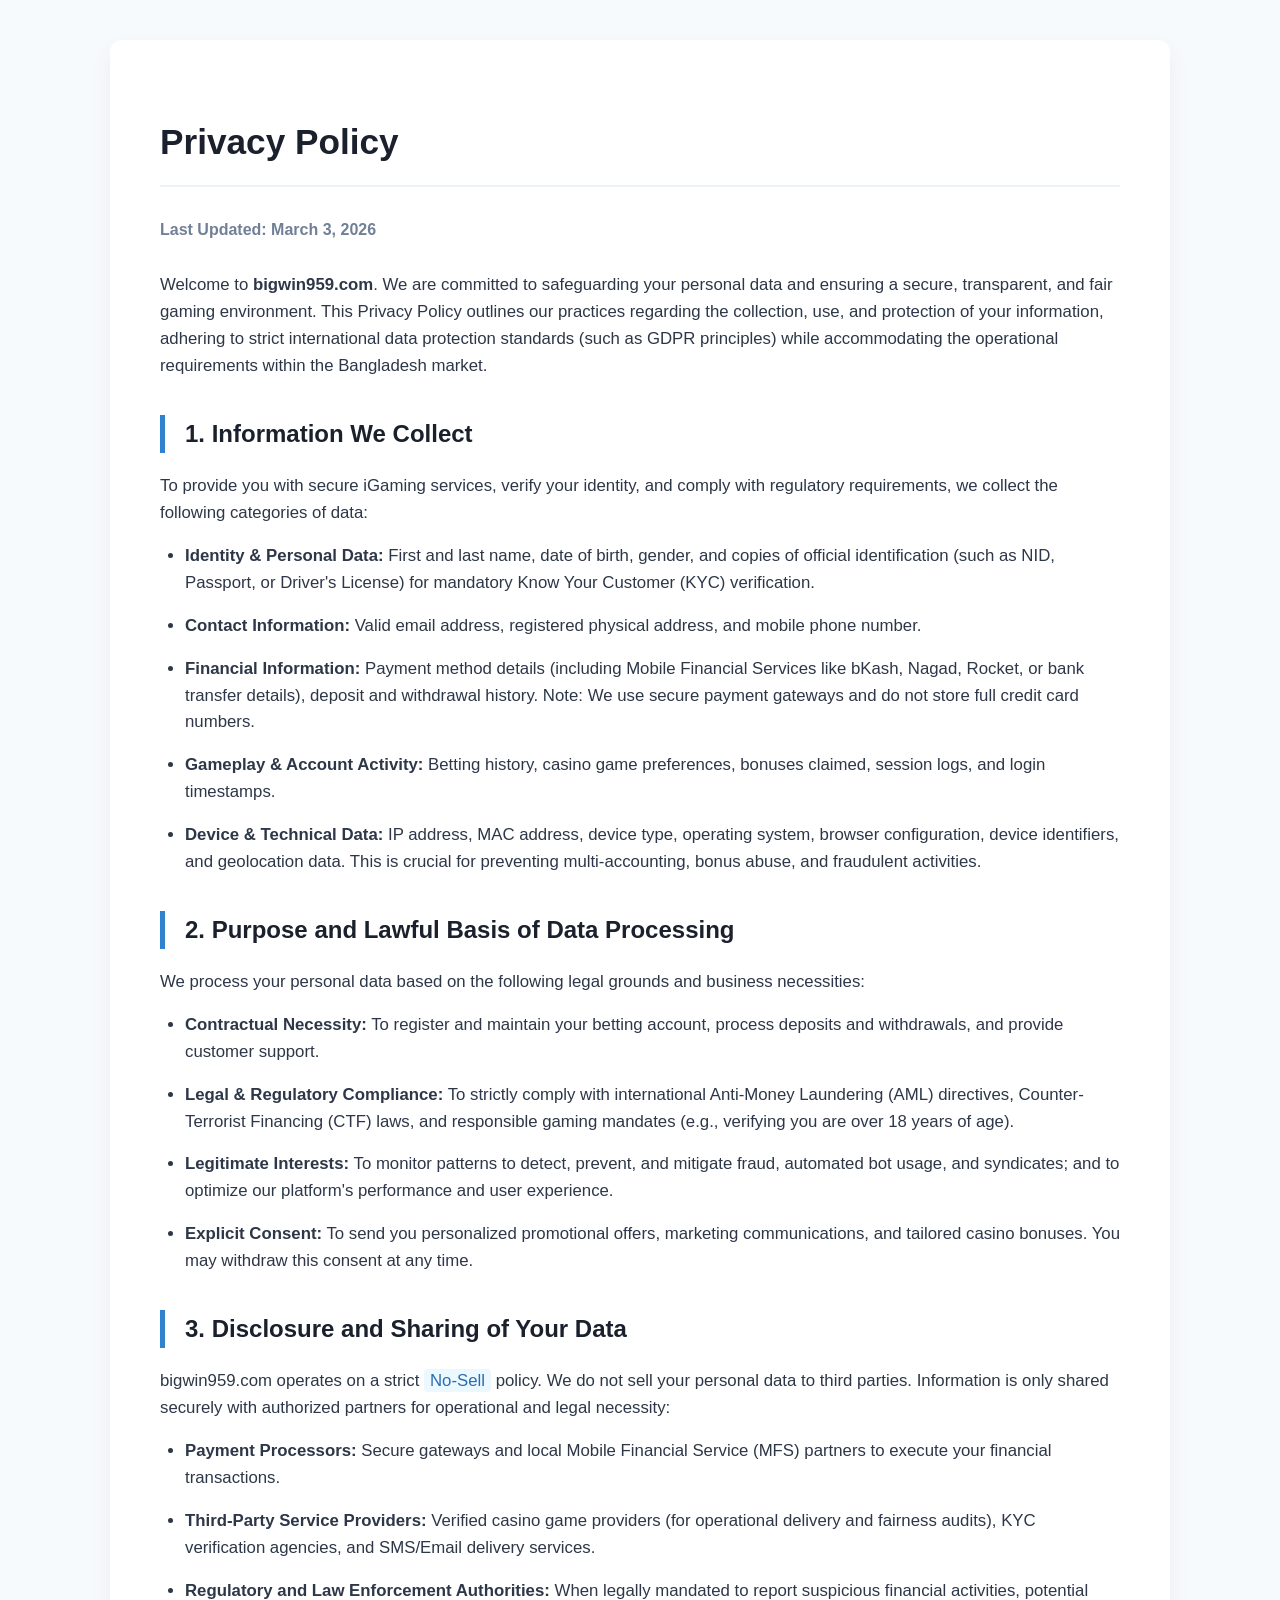
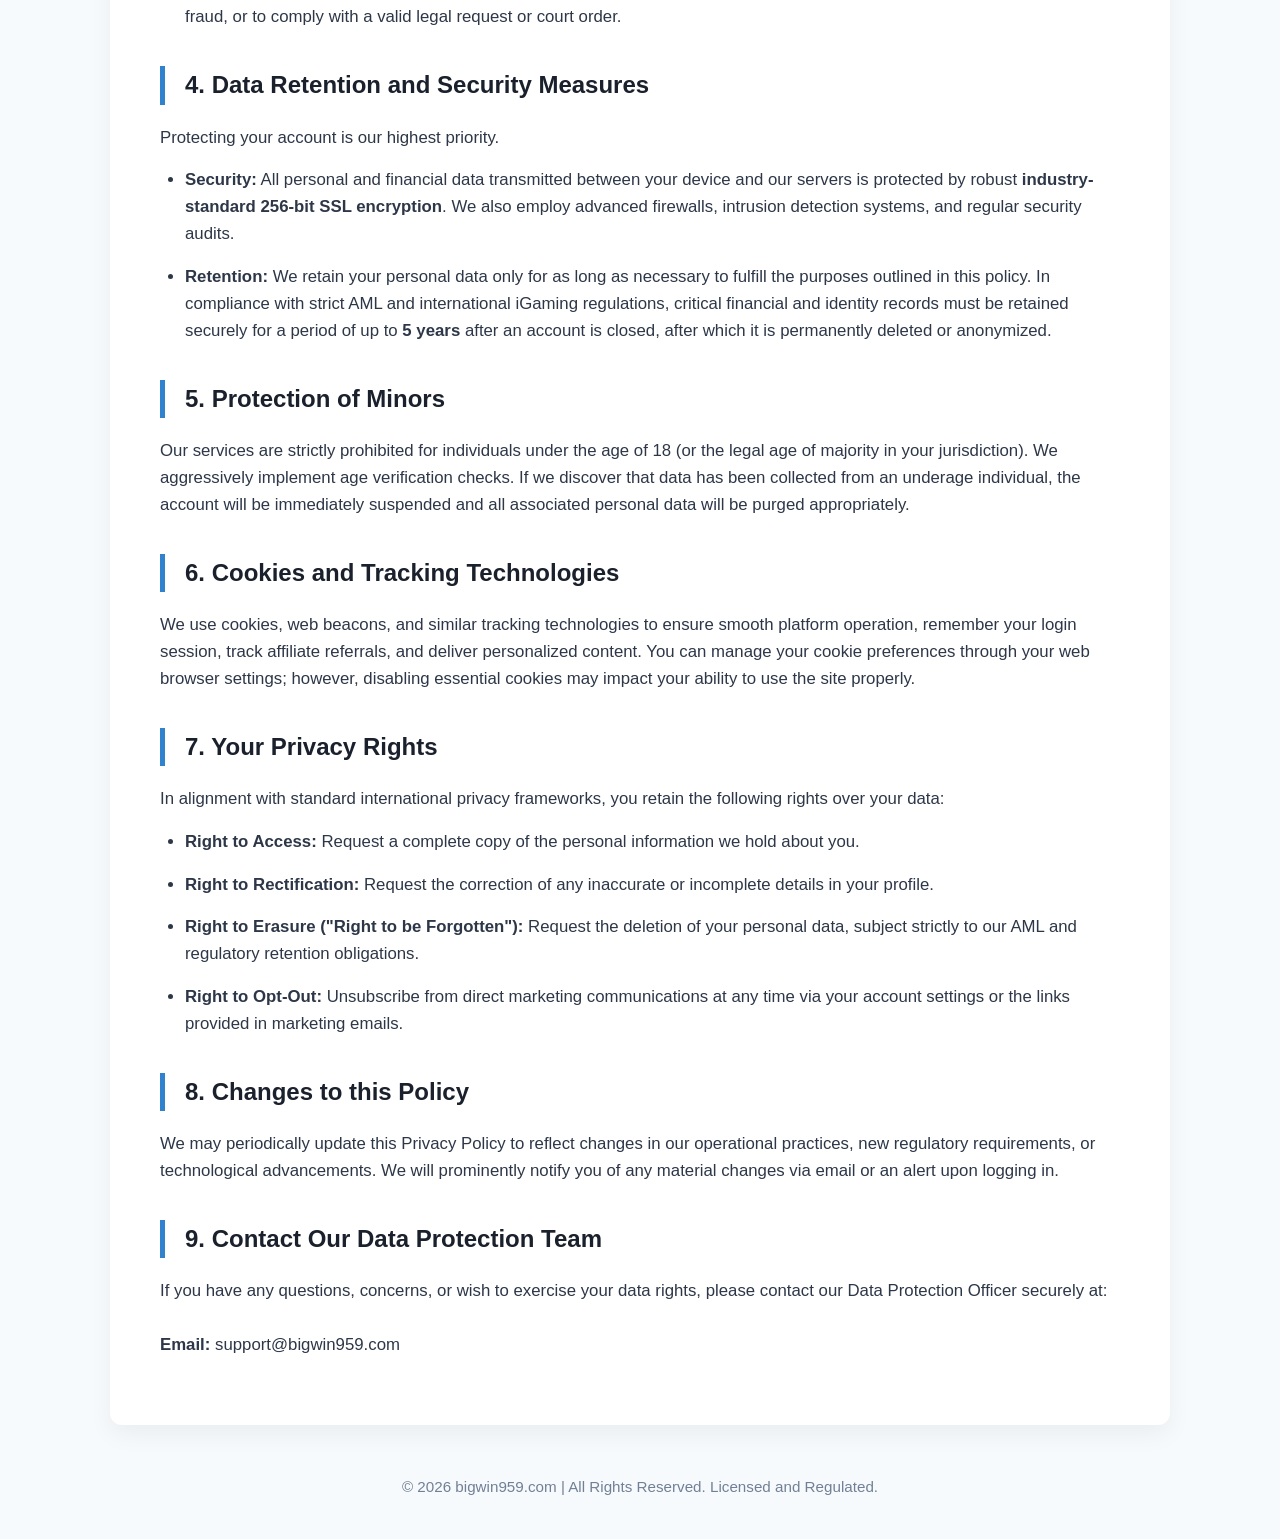
<file: bigwin-policy.html>
<!DOCTYPE html>
<html lang="en">

<head>
    <meta charset="UTF-8">
    <meta name="viewport" content="width=device-width, initial-scale=1.0">
    <title>Privacy Policy | bigwin959.com</title>
    <style>
        :root {
            --primary: #1a202c;
            --accent: #3182ce;
            --text: #2d3748;
            --bg: #f7fafc;
        }

        body {
            font-family: 'Inter', 'Segoe UI', Arial, sans-serif;
            line-height: 1.6;
            color: var(--text);
            background: var(--bg);
            margin: 0;
            padding: 0;
        }

        .container {
            max-width: 960px;
            margin: 40px auto;
            background: #fff;
            padding: 50px;
            border-radius: 12px;
            box-shadow: 0 10px 25px rgba(0, 0, 0, 0.05);
        }

        h1 {
            color: var(--primary);
            border-bottom: 2px solid #edf2f7;
            padding-bottom: 15px;
            font-size: 2.2rem;
            margin-bottom: 30px;
        }

        h2 {
            color: var(--primary);
            margin-top: 35px;
            font-size: 1.5rem;
            border-left: 5px solid var(--accent);
            padding-left: 20px;
        }

        p,
        li {
            margin-bottom: 16px;
            font-size: 1.05rem;
        }

        ul {
            padding-left: 25px;
        }

        .highlight {
            background: #ebf8ff;
            padding: 2px 6px;
            border-radius: 4px;
            color: #2b6cb0;
            font-weight: 500;
        }

        footer {
            text-align: center;
            margin-top: 50px;
            font-size: 0.95em;
            color: #718096;
            padding-bottom: 40px;
        }

        .update-date {
            font-weight: bold;
            color: #718096;
            margin-bottom: 30px;
            display: block;
        }
    </style>
</head>

<body>

    <div class="container">
        <h1>Privacy Policy</h1>
        <span class="update-date">Last Updated: March 3, 2026</span>
        <p>Welcome to <strong>bigwin959.com</strong>. We are committed to safeguarding your personal data and ensuring a
            secure, transparent, and fair gaming environment. This Privacy Policy outlines our practices regarding the
            collection, use, and protection of your information, adhering to strict international data protection
            standards (such as GDPR principles) while accommodating the operational requirements within the Bangladesh
            market.</p>

        <h2>1. Information We Collect</h2>
        <p>To provide you with secure iGaming services, verify your identity, and comply with regulatory requirements,
            we collect the following categories of data:</p>
        <ul>
            <li><strong>Identity & Personal Data:</strong> First and last name, date of birth, gender, and copies of
                official identification (such as NID, Passport, or Driver's License) for mandatory Know Your Customer
                (KYC) verification.</li>
            <li><strong>Contact Information:</strong> Valid email address, registered physical address, and mobile phone
                number.</li>
            <li><strong>Financial Information:</strong> Payment method details (including Mobile Financial Services like
                bKash, Nagad, Rocket, or bank transfer details), deposit and withdrawal history. Note: We use secure
                payment gateways and do not store full credit card numbers.</li>
            <li><strong>Gameplay & Account Activity:</strong> Betting history, casino game preferences, bonuses claimed,
                session logs, and login timestamps.</li>
            <li><strong>Device & Technical Data:</strong> IP address, MAC address, device type, operating system,
                browser configuration, device identifiers, and geolocation data. This is crucial for preventing
                multi-accounting, bonus abuse, and fraudulent activities.</li>
        </ul>

        <h2>2. Purpose and Lawful Basis of Data Processing</h2>
        <p>We process your personal data based on the following legal grounds and business necessities:</p>
        <ul>
            <li><strong>Contractual Necessity:</strong> To register and maintain your betting account, process deposits
                and withdrawals, and provide customer support.</li>
            <li><strong>Legal & Regulatory Compliance:</strong> To strictly comply with international Anti-Money
                Laundering (AML) directives, Counter-Terrorist Financing (CTF) laws, and responsible gaming mandates
                (e.g., verifying you are over 18 years of age).</li>
            <li><strong>Legitimate Interests:</strong> To monitor patterns to detect, prevent, and mitigate fraud,
                automated bot usage, and syndicates; and to optimize our platform's performance and user experience.
            </li>
            <li><strong>Explicit Consent:</strong> To send you personalized promotional offers, marketing
                communications, and tailored casino bonuses. You may withdraw this consent at any time.</li>
        </ul>

        <h2>3. Disclosure and Sharing of Your Data</h2>
        <p>bigwin959.com operates on a strict <span class="highlight">No-Sell</span> policy. We do not sell your
            personal data to third parties. Information is only shared securely with authorized partners for operational
            and legal necessity:</p>
        <ul>
            <li><strong>Payment Processors:</strong> Secure gateways and local Mobile Financial Service (MFS) partners
                to execute your financial transactions.</li>
            <li><strong>Third-Party Service Providers:</strong> Verified casino game providers (for operational delivery
                and fairness audits), KYC verification agencies, and SMS/Email delivery services.</li>
            <li><strong>Regulatory and Law Enforcement Authorities:</strong> When legally mandated to report suspicious
                financial activities, potential fraud, or to comply with a valid legal request or court order.</li>
        </ul>

        <h2>4. Data Retention and Security Measures</h2>
        <p>Protecting your account is our highest priority.</p>
        <ul>
            <li><strong>Security:</strong> All personal and financial data transmitted between your device and our
                servers is protected by robust <strong>industry-standard 256-bit SSL encryption</strong>. We also employ
                advanced firewalls, intrusion detection systems, and regular security audits.</li>
            <li><strong>Retention:</strong> We retain your personal data only for as long as necessary to fulfill the
                purposes outlined in this policy. In compliance with strict AML and international iGaming regulations,
                critical financial and identity records must be retained securely for a period of up to <strong>5
                    years</strong> after an account is closed, after which it is permanently deleted or anonymized.</li>
        </ul>

        <h2>5. Protection of Minors</h2>
        <p>Our services are strictly prohibited for individuals under the age of 18 (or the legal age of majority in
            your jurisdiction). We aggressively implement age verification checks. If we discover that data has been
            collected from an underage individual, the account will be immediately suspended and all associated personal
            data will be purged appropriately.</p>

        <h2>6. Cookies and Tracking Technologies</h2>
        <p>We use cookies, web beacons, and similar tracking technologies to ensure smooth platform operation, remember
            your login session, track affiliate referrals, and deliver personalized content. You can manage your cookie
            preferences through your web browser settings; however, disabling essential cookies may impact your ability
            to use the site properly.</p>

        <h2>7. Your Privacy Rights</h2>
        <p>In alignment with standard international privacy frameworks, you retain the following rights over your data:
        </p>
        <ul>
            <li><strong>Right to Access:</strong> Request a complete copy of the personal information we hold about you.
            </li>
            <li><strong>Right to Rectification:</strong> Request the correction of any inaccurate or incomplete details
                in your profile.</li>
            <li><strong>Right to Erasure ("Right to be Forgotten"):</strong> Request the deletion of your personal data,
                subject strictly to our AML and regulatory retention obligations.</li>
            <li><strong>Right to Opt-Out:</strong> Unsubscribe from direct marketing communications at any time via your
                account settings or the links provided in marketing emails.</li>
        </ul>

        <h2>8. Changes to this Policy</h2>
        <p>We may periodically update this Privacy Policy to reflect changes in our operational practices, new
            regulatory requirements, or technological advancements. We will prominently notify you of any material
            changes via email or an alert upon logging in.</p>

        <h2>9. Contact Our Data Protection Team</h2>
        <p>If you have any questions, concerns, or wish to exercise your data rights, please contact our Data Protection
            Officer securely at: <br><br><strong>Email:</strong> support@bigwin959.com</p>
    </div>

    <footer>
        &copy; 2026 bigwin959.com | All Rights Reserved. Licensed and Regulated.
    </footer>

</body>

</html>
</file>
